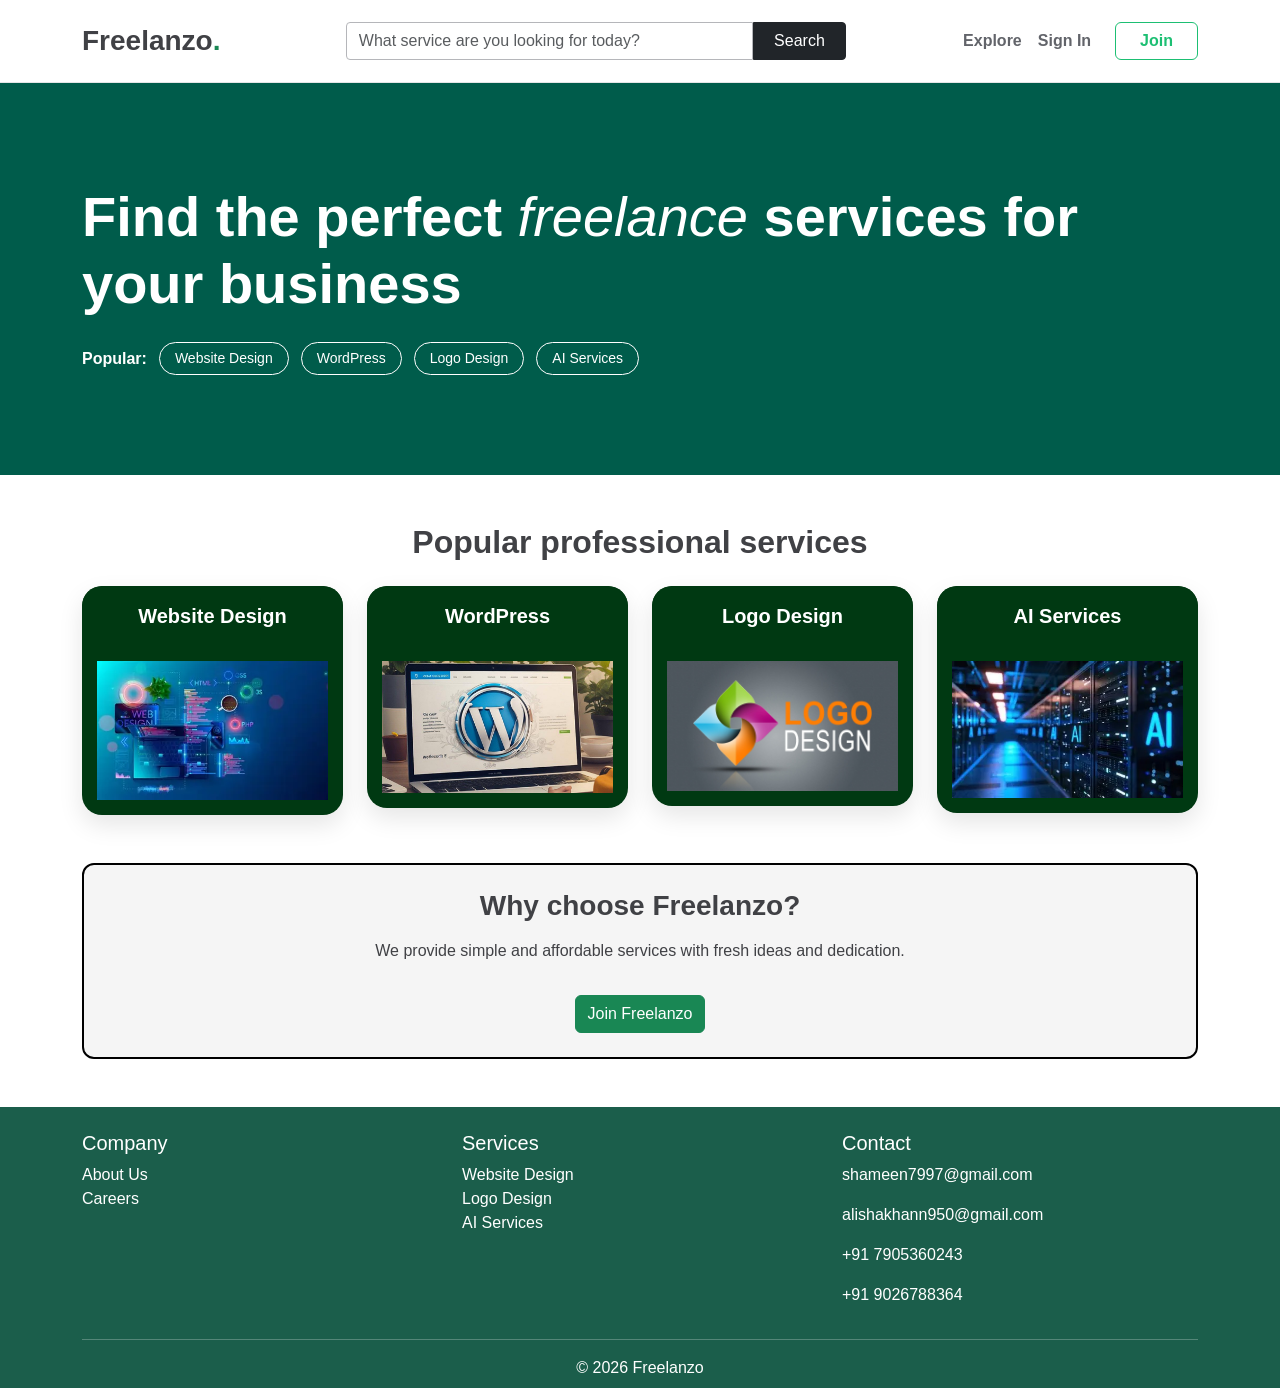
<file: index.html>
<!DOCTYPE html>
<html lang="en">
<head>
    <meta charset="UTF-8">
    <meta name="viewport" content="width=device-width, initial-scale=1.0">
    <title>Freelanzo | Freelance Services Marketplace</title>

    <link href="https://cdn.jsdelivr.net/npm/bootstrap@5.3.0/dist/css/bootstrap.min.css" rel="stylesheet">
    <link rel="stylesheet" href="style.css">
</head>

<body>

<nav class="navbar navbar-expand-lg sticky-top">
  <div class="container">
    <a class="navbar-brand fw-bold" href="#">Freelanzo<span class="text-success">.</span></a>
    
    <div class="search-container d-none d-lg-flex flex-grow-1 mx-4">
        <input class="form-control" type="search" placeholder="What service are you looking for today?">
        <button class="btn btn-dark">Search</button>
    </div>

    <button class="navbar-toggler" type="button" data-bs-toggle="collapse" data-bs-target="#navbarNav">
      <span class="navbar-toggler-icon"></span>
    </button>

    <div class="collapse navbar-collapse flex-grow-0" id="navbarNav">
      <ul class="navbar-nav align-items-center">
        <li class="nav-item"><a class="nav-link" href="jobs.html">Explore</a></li>
        <li class="nav-item"><a class="nav-link" href="login.html">Sign In</a></li>
        <li class="nav-item ms-lg-3"><a class="btn btn-outline-success fw-bold px-4" href="registration.html">Join</a></li>
      </ul>
    </div>
  </div>
</nav>

<div class="hero-fiverr">
    <div class="container text-start">
        <h1 class="fw-bold display-4">Find the perfect <i class="fw-normal">freelance</i> services for your business</h1>
        
        <div class="popular-tags">
            <span class="popular-label">Popular:</span>
            <a href="#" class="tag">Website Design</a>
            <a href="#" class="tag">WordPress</a>
            <a href="#" class="tag">Logo Design</a>
            <a href="#" class="tag">AI Services</a>
        </div>
    </div>
</div>

<div class="container my-5 text-center">
    <h2 class="fw-bold mb-4">Popular professional services</h2>
    <div class="row g-4">

        <div class="col-md-3">
            <div class="gig-card">
                <div class="card-header-custom">Website Design</div>
                <div class="card-body-custom">
                    <img src="image/website_design.png" class="img-fluid">
                </div>
            </div>
        </div>

        <div class="col-md-3">
            <div class="gig-card">
                <div class="card-header-custom">WordPress</div>
                <div class="card-body-custom">
                    <img src="image/wordpress.png" class="img-fluid">
                </div>
            </div>
        </div>

        <div class="col-md-3">
            <div class="gig-card">
                <div class="card-header-custom">Logo Design</div>
                <div class="card-body-custom">
                    <img src="image/logo_design.png" class="img-fluid">
                </div>
            </div>
        </div>

        <div class="col-md-3">
            <div class="gig-card">
                <div class="card-header-custom">AI Services</div>
                <div class="card-body-custom">
                    <img src="image/ai_service.png" class="img-fluid">
                </div>
            </div>
        </div>

    </div>
</div>

<!-- Why Section -->
<div class="container my-5">
  <div class="why-box p-4 text-center">
    <h3 class="fw-bold mb-3">Why choose Freelanzo?</h3>
    <p>We provide simple and affordable services with fresh ideas and dedication.</p>
    <a href="registration.html" class="btn btn-success mt-3">Join Freelanzo</a>
  </div>
</div>

<!-- CLEAN FOOTER -->
<footer style="background-color:#1b5e4b;" class="text-white pt-4 pb-2">
  <div class="container">
    <div class="row">

      <div class="col-md-4">
        <h5>Company</h5>
        <ul class="list-unstyled">
          <li><a href="aboutus.html" class="text-white text-decoration-none">About Us</a></li>
          <li><a href="careers.html" class="text-white text-decoration-none">Careers</a></li>
        </ul>
      </div>

      <div class="col-md-4">
        <h5>Services</h5>
        <ul class="list-unstyled">
          <li>Website Design</li>
          <li>Logo Design</li>
          <li>AI Services</li>
        </ul>
      </div>

     <div class="col-md-4">
  <h5>Contact</h5>

  <!-- Emails -->
  <p>
    <a href="mailto:shameen7997@gmail.com" class="text-white text-decoration-none">
      shameen7997@gmail.com
    </a>
  </p>

  <p>
    <a href="mailto:alishakhann950@gmail.com" class="text-white text-decoration-none">
      alishakhann950@gmail.com
    </a>
  </p>

  <!-- Contact Numbers -->
  <p>
    <a href="tel:7905360243" class="text-white text-decoration-none">
      +91 7905360243
    </a>
  </p>

  <p>
    <a href="tel:9026788364" class="text-white text-decoration-none">
      +91 9026788364
    </a>
  </p>
</div>

    </div>

    <hr class="bg-light">

    <p class="text-center mb-0">© 2026 Freelanzo</p>
  </div>
</footer>

<script src="https://cdn.jsdelivr.net/npm/bootstrap@5.3.0/dist/js/bootstrap.bundle.min.js"></script>

</body>
</html>
</file>
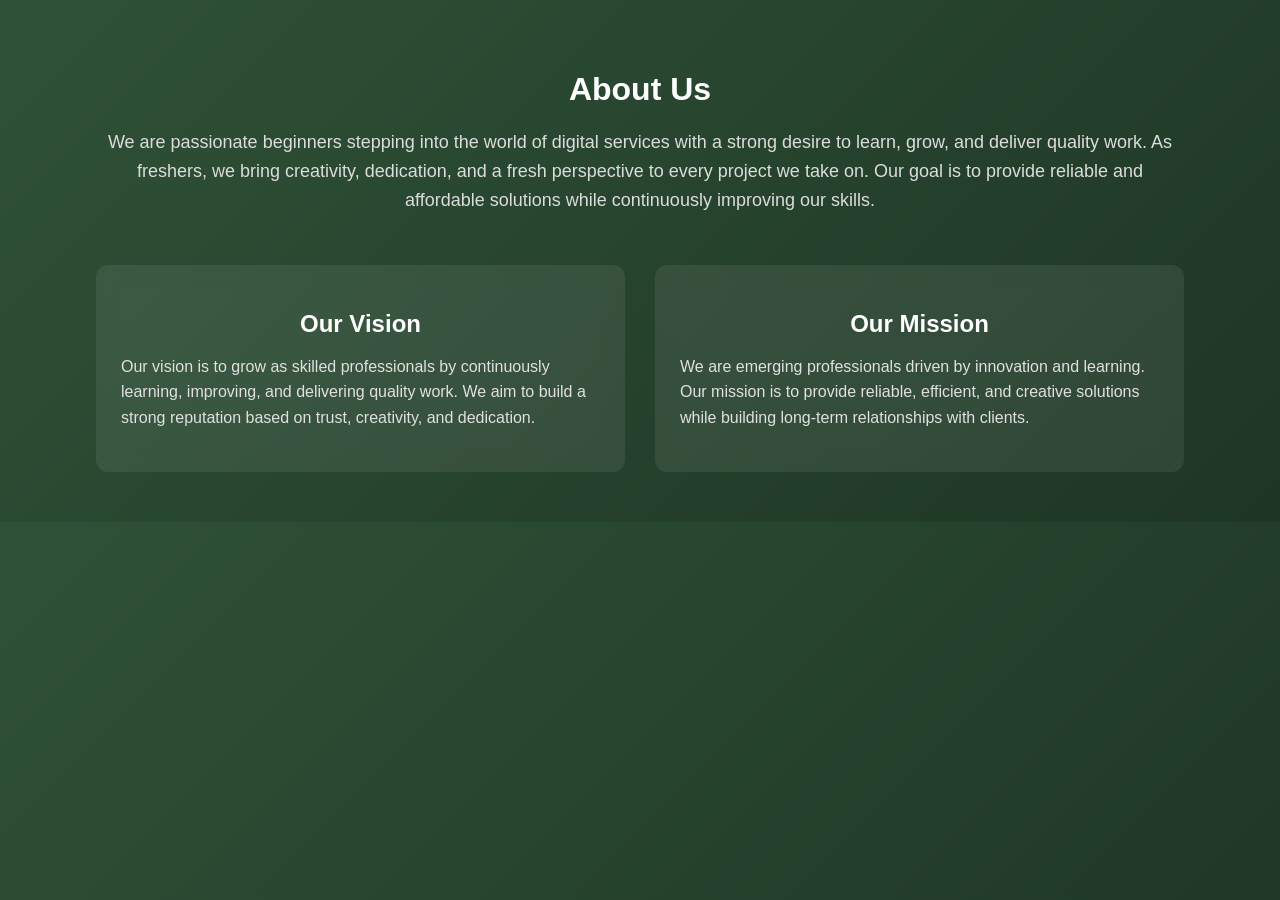
<file: aboutus.html>
<!DOCTYPE html>
<html lang="en">
<head>
    <meta charset="UTF-8">
    <meta name="viewport" content="width=device-width, initial-scale=1.0">
    <title>About Us</title>

    <style>
        body {
            margin: 0;
            font-family: Arial, sans-serif;
            background: linear-gradient(135deg, #2f5237, #1e3525);
            color: #fff;
        }

        .container {
            width: 85%;
            margin: auto;
            padding: 50px 0;
        }

        h1 {
            text-align: center;
            margin-bottom: 20px;
        }

        .intro {
            text-align: center;
            font-size: 18px;
            line-height: 1.6;
            margin-bottom: 50px;
            color: #dcdcdc;
        }

        .row {
            display: flex;
            gap: 30px;
            flex-wrap: wrap;
        }

        .box {
            flex: 1;
            background: rgba(255, 255, 255, 0.08);
            padding: 25px;
            border-radius: 12px;
            backdrop-filter: blur(10px);
            transition: 0.3s;
        }

        .box:hover {
            transform: translateY(-8px);
            background: rgba(255, 255, 255, 0.15);
        }

        .box h2 {
            text-align: center;
            margin-bottom: 15px;
        }

        .box p {
            font-size: 16px;
            line-height: 1.6;
            color: #e0e0e0;
        }

        @media (max-width: 768px) {
            .row {
                flex-direction: column;
            }
        }
    </style>
</head>

<body>

<div class="container">

    <h1>About Us</h1>

    <p class="intro">
        We are passionate beginners stepping into the world of digital services with a strong desire to learn, grow, and deliver quality work. 
        As freshers, we bring creativity, dedication, and a fresh perspective to every project we take on.
        Our goal is to provide reliable and affordable solutions while continuously improving our skills.
    </p>

    <div class="row">

        <div class="box">
            <h2>Our Vision</h2>
            <p>
                Our vision is to grow as skilled professionals by continuously learning, improving, and delivering quality work. 
                We aim to build a strong reputation based on trust, creativity, and dedication.
            </p>
        </div>

        <div class="box">
            <h2>Our Mission</h2>
            <p>
                We are emerging professionals driven by innovation and learning. 
                Our mission is to provide reliable, efficient, and creative solutions while building long-term relationships with clients.
            </p>
        </div>

    </div>

</div>

</body>
</html>
</file>
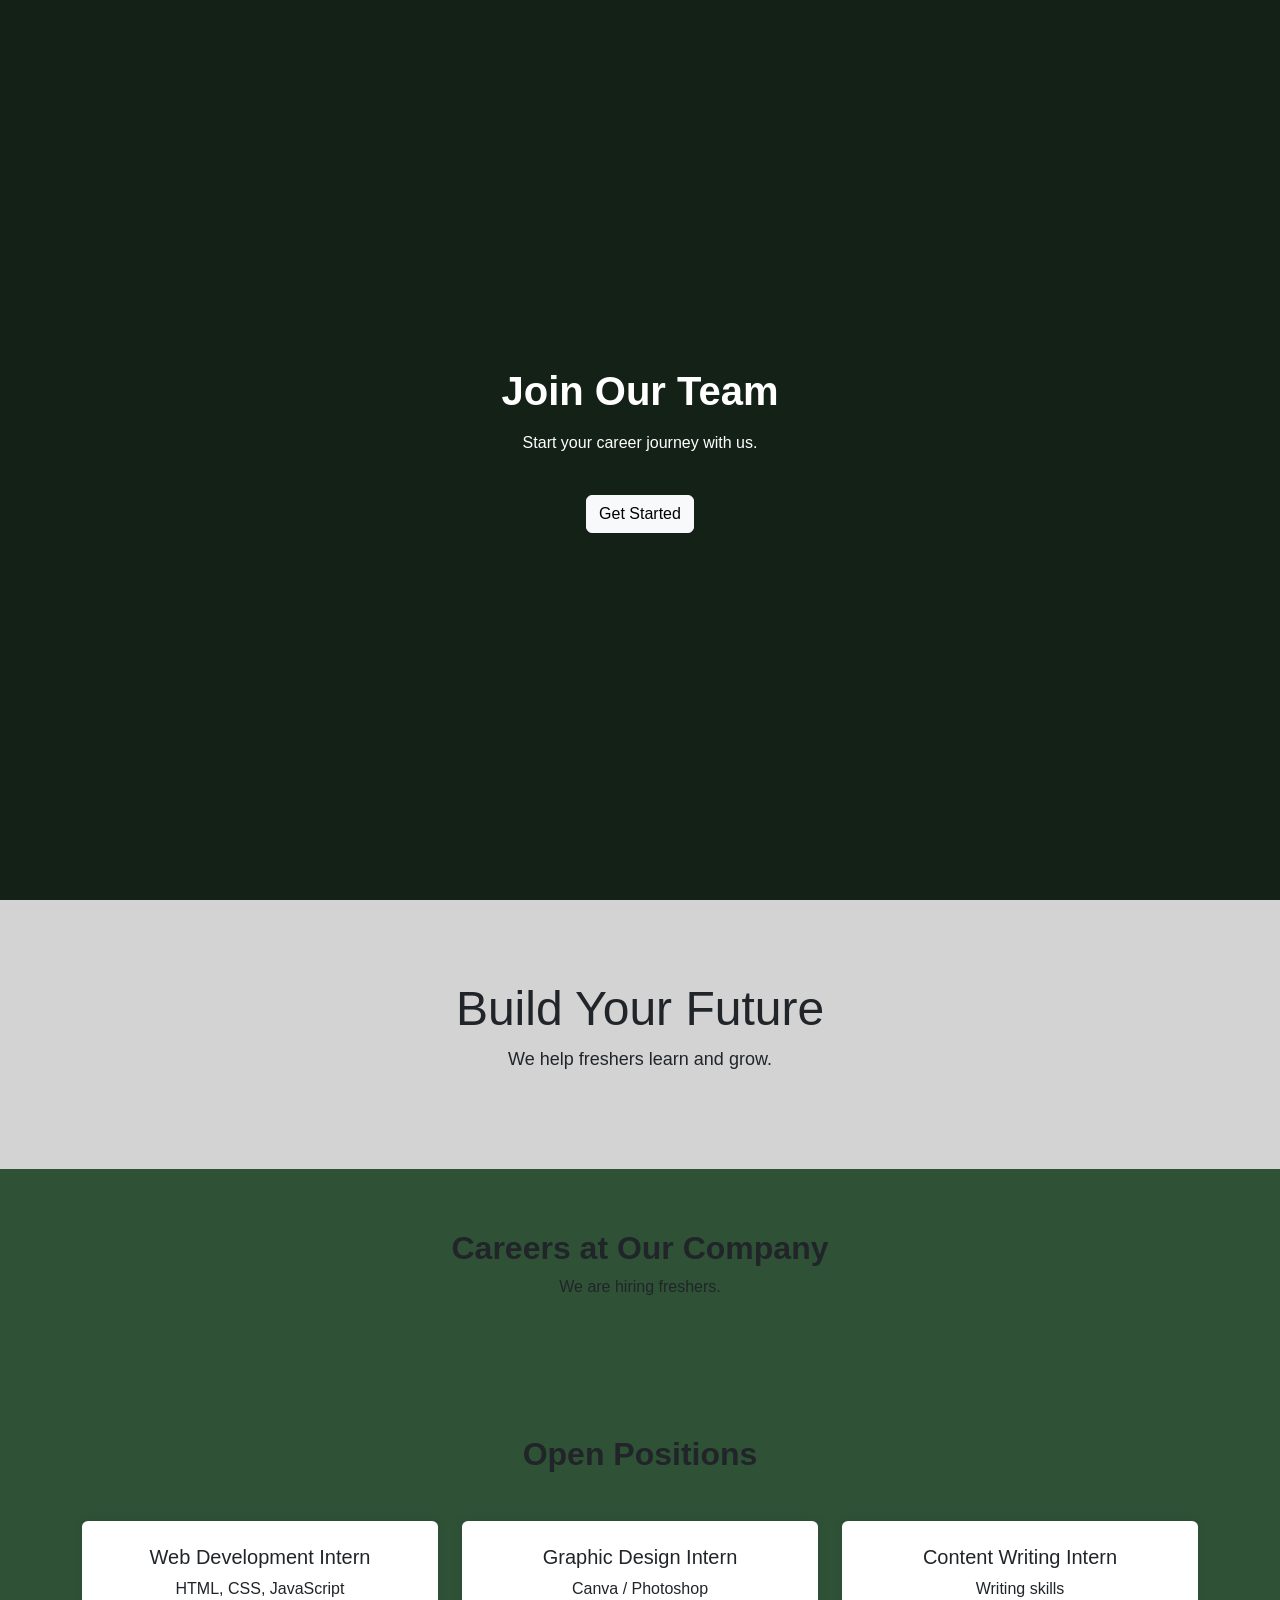
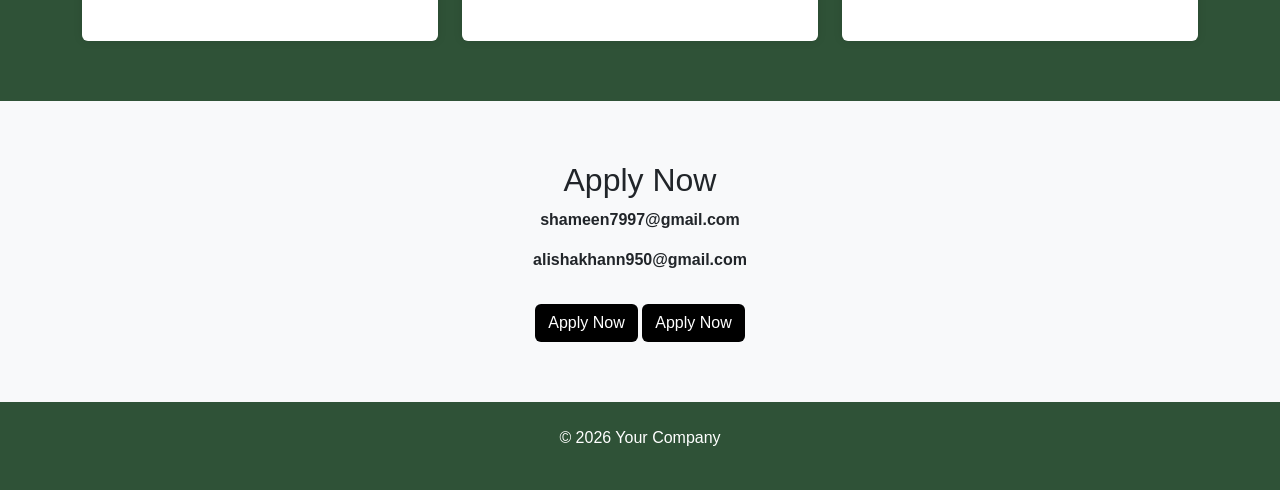
<file: careers.html>
<!DOCTYPE html>
<html lang="en">
<head>
<meta charset="UTF-8">
<meta name="viewport" content="width=device-width, initial-scale=1.0">
<title>Careers</title>

<!-- Bootstrap -->
<link href="https://cdn.jsdelivr.net/npm/bootstrap@5.3.0/dist/css/bootstrap.min.css" rel="stylesheet">

<style>
body {
    font-family: Arial, sans-serif;
    background-color: rgb(47, 82, 55);
}

/* HERO */
.hero {
    height: 100vh;
    color: #fff;
    display: flex;
    align-items: center;
    text-align: center;
    background: linear-gradient(rgba(0,0,0,0.6), rgba(0,0,0,0.6)),
                url('https://images.unsplash.com/photo-1521737604893-d14cc237f11d');
    background-size: cover;
    background-position: center;
}

/* SECTION */
.section {
    padding: 60px 0;
}

/* CARD */
.card {
    border: none;
    box-shadow: 0 0 10px rgba(0,0,0,0.1);
    height: 100%;
    text-align: center;
    cursor: pointer;
    transition: 0.3s;
}
.card:hover {
    transform: translateY(-10px);
}

/* BUTTON */
.btn-custom {
    background: #000;
    color: #fff;
}
.btn-custom:hover {
    background: #333;
}

/* JOIN */
.join-section {
    background-color: #d3d3d3;
    text-align: center;
    padding: 80px 20px;
}

.content h1 {
    font-size: 48px;
}
.content p {
    font-size: 18px;
}

/* RESPONSIVE */
@media (max-width:768px){
    .hero { height: 60vh; padding: 20px; }
    .hero h1 { font-size: 32px; }
    .hero p { font-size: 16px; }

    .content h1 { font-size: 28px; }
    .content p { font-size: 15px; }

    .section { padding: 40px 15px; }
    h2 { font-size: 24px; }
    .btn { width: 100%; }
}
</style>
</head>

<body>

<!-- HERO -->
<section class="hero">
    <div class="container">
        <h1 class="fw-bold">Join Our Team</h1>
        <p class="mt-3">Start your career journey with us.</p>
        <a href="#apply" class="btn btn-light mt-4">Get Started</a>
    </div>
</section>

<!-- JOIN -->
<section class="join-section">
    <div class="content">
        <h1>Build Your Future</h1>
        <p>We help freshers learn and grow.</p>
    </div>
</section>

<!-- INTRO -->
<section class="section">
    <div class="container text-center">
        <h2 class="fw-bold">Careers at Our Company</h2>
        <p>We are hiring freshers.</p>
    </div>
</section>

<!-- JOBS -->
<section class="section">
    <div class="container">
        <h2 class="fw-bold text-center mb-5">Open Positions</h2>

        <div class="row g-4">

            <!-- WEB -->
            <div class="col-12 col-md-4">
                <a href="web.html" style="text-decoration:none; color:black;">
                    <div class="card p-4">
                        <h5>Web Development Intern</h5>
                        <p>HTML, CSS, JavaScript</p>
                    </div>
                </a>
            </div>

            <!-- GRAPHIC -->
            <div class="col-12 col-md-4">
                <a href="graphic.html" style="text-decoration:none; color:black;">
                    <div class="card p-4">
                        <h5>Graphic Design Intern</h5>
                        <p>Canva / Photoshop</p>
                    </div>
                </a>
            </div>

            <!-- CONTENT -->
            <div class="col-12 col-md-4">
                <a href="content.html" style="text-decoration:none; color:black;">
                    <div class="card p-4">
                        <h5>Content Writing Intern</h5>
                        <p>Writing skills</p>
                    </div>
                </a>
            </div>

        </div>
    </div>
</section>

<!-- APPLY -->
<section id="apply" class="section bg-light text-center">
    <div class="container">
        <h2>Apply Now</h2>
        <p><b>shameen7997@gmail.com</b></p>
        <p><b>alishakhann950@gmail.com</b></p>


        <a href="mailto:shameen7997@gmail.com" class="btn btn-custom mt-3" onclick="showMsg()">
            Apply Now
        </a>
         <a href="mailto:alishakhann950@gmail.com" class="btn btn-custom mt-3" onclick="showMsg()">
            Apply Now
        </a>
    </div>
</section>

<!-- FOOTER -->
<footer class="text-center p-4 text-white">
    <p>© 2026 Your Company</p>
</footer>

<script>
function showMsg(){
    alert("Opening Email...");
}
</script>

</body>
</html>
</file>
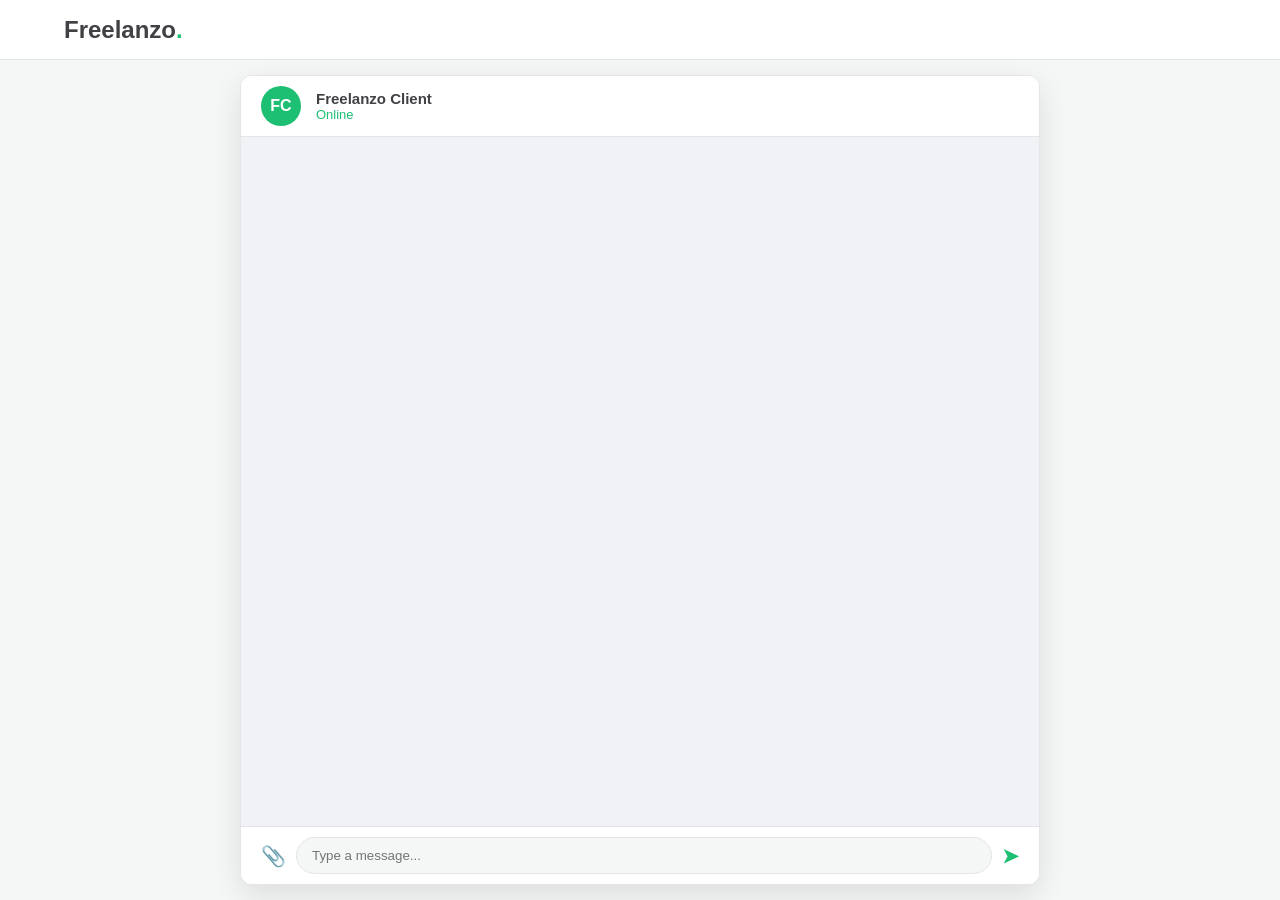
<file: chat.html>
<!DOCTYPE html>
<html lang="en">
<head>
    <meta charset="UTF-8">
    <meta name="viewport" content="width=device-width, initial-scale=1.0">
    <title>Chat | Freelanzo</title>
    <style>
        * { margin: 0; padding: 0; box-sizing: border-box; }
        body { background-color: #f4f7f6; font-family: 'Segoe UI', sans-serif; overflow: hidden; }
        .navbar { background: #fff; border-bottom: 1px solid #e4e5e7; padding: 15px 5%; display: flex; align-items: center; height: 60px; }
        .navbar-brand { color: #404145; font-weight: 900; font-size: 24px; text-decoration: none; }
        .chat-main-wrapper { height: calc(100vh - 60px); display: flex; align-items: center; justify-content: center; padding: 10px; }
        .chat-container { width: 100%; max-width: 800px; height: 90vh; background: #fff; display: flex; flex-direction: column; border-radius: 12px; overflow: hidden; box-shadow: 0 10px 30px rgba(0,0,0,0.1); border: 1px solid #e4e5e7; }
        .header { background-color: #ffffff; padding: 10px 20px; display: flex; align-items: center; color: #404145; gap: 15px; border-bottom: 1px solid #e4e5e7; }
        .avatar { width: 40px; height: 40px; background: #1dbf73; border-radius: 50%; display: flex; align-items: center; justify-content: center; color: white; font-weight: bold; }
        #status { font-size: 13px; color: #1dbf73; font-weight: 500; }
        #chatBox { flex: 1; overflow-y: auto; padding: 20px; display: flex; flex-direction: column; gap: 10px; background-color: #f0f2f5; }
        .bubble { max-width: 75%; padding: 10px 14px; font-size: 15px; border-radius: 15px; position: relative; line-height: 1.4; cursor: pointer; user-select: none; }
        .sent { background-color: #1dbf73; align-self: flex-end; color: white; border-bottom-right-radius: 2px; }
        .received { background-color: #ffffff; align-self: flex-start; color: #404145; border-bottom-left-radius: 2px; box-shadow: 0 1px 2px rgba(0,0,0,0.1); }
        .bubble img { max-width: 100%; border-radius: 8px; margin-top: 5px; display: block; }
        .info-row { display: flex; align-items: center; justify-content: flex-end; gap: 5px; margin-top: 4px; font-size: 10px; }
        .ticks { font-size: 12px; opacity: 0.8; display: none; }
        .sent .ticks { display: inline; }
        .read { color: #fff !important; font-weight: bold; }
        .edited-tag { font-size: 9px; opacity: 0.7; margin-right: 5px; font-style: italic; display: none; }
        .footer { background-color: #fff; padding: 10px 20px; display: flex; align-items: center; gap: 10px; border-top: 1px solid #e4e5e7; }
        .input-area { flex: 1; background-color: #f4f7f6; border-radius: 20px; padding: 10px 15px; color: #404145; border: 1px solid #e4e5e7; outline: none; }
        .btn-action { background: none; border: none; cursor: pointer; color: #62646a; font-size: 20px; }
        #sendBtn { color: #1dbf73; font-weight: bold; }
    </style>
</head>
<body>

<nav class="navbar">
    <a class="navbar-brand" href="index.html">Freelanzo<span style="color: #1dbf73;">.</span></a>
</nav>

<div class="chat-main-wrapper">
    <div class="chat-container">
        <div class="header">
            <div class="avatar">FC</div>
            <div>
                <div style="font-weight: 700; font-size: 15px;">Freelanzo Client</div>
                <div id="status">Online</div>
            </div>
        </div>
        <div id="chatBox"></div>
        <div class="footer">
            <label for="fileIn" class="btn-action">📎</label>
            <input type="file" id="fileIn" hidden accept="image/*">
            <input type="text" id="msgInput" class="input-area" placeholder="Type a message...">
            <button id="sendBtn" class="btn-action">➤</button>
        </div>
    </div>
</div>

<script>
    const chatBox = document.getElementById('chatBox');
    const msgInput = document.getElementById('msgInput');
    const sendBtn = document.getElementById('sendBtn');
    const statusText = document.getElementById('status');
    const fileIn = document.getElementById('fileIn');

    function addMessage(content, type, isImage = false) {
        const div = document.createElement('div');
        div.className = `bubble ${type}`;
        const time = new Date().toLocaleTimeString([], { hour: '2-digit', minute: '2-digit' });
        
        let body = isImage ? `<img src="${content}">` : `<span class="txt">${content}</span>`;
        div.innerHTML = `${body}<div class="info-row"><span class="edited-tag">edited</span><span class="time">${time}</span><span class="ticks">✓✓</span></div>`;
        
        div.ondblclick = () => { if(confirm("Delete this message?")) div.remove(); };
        
        div.oncontextmenu = (e) => {
            e.preventDefault();
            if(isImage || type === 'received') return;
            const span = div.querySelector('.txt');
            const newMsg = prompt("Edit your message:", span.innerText);
            if(newMsg && newMsg.trim() !== "") {
                span.innerText = newMsg;
                div.querySelector('.edited-tag').style.display = "inline";
            }
        };

        chatBox.appendChild(div);
        chatBox.scrollTop = chatBox.scrollHeight;
        return div;
    }

    sendBtn.onclick = () => {
        const text = msgInput.value.trim();
        if (text) {
            const myMsg = addMessage(text, 'sent');
            msgInput.value = "";
            setTimeout(() => { myMsg.querySelector('.ticks').classList.add('read'); }, 500);
            setTimeout(() => { 
                statusText.innerText = "Typing..."; 
                setTimeout(() => {
                    statusText.innerText = "Online";
                    addMessage("Okay, received!", "received");
                }, 1500);
            }, 1000);
        }
    };

    fileIn.onchange = (e) => {
        const file = e.target.files[0];
        if (file) {
            const reader = new FileReader();
            reader.onload = (ev) => addMessage(ev.target.result, 'sent', true);
            reader.readAsDataURL(file);
        }
    };

    msgInput.onkeydown = (e) => { if (e.key === 'Enter') sendBtn.click(); };
</script>
</body>
</html>
</file>
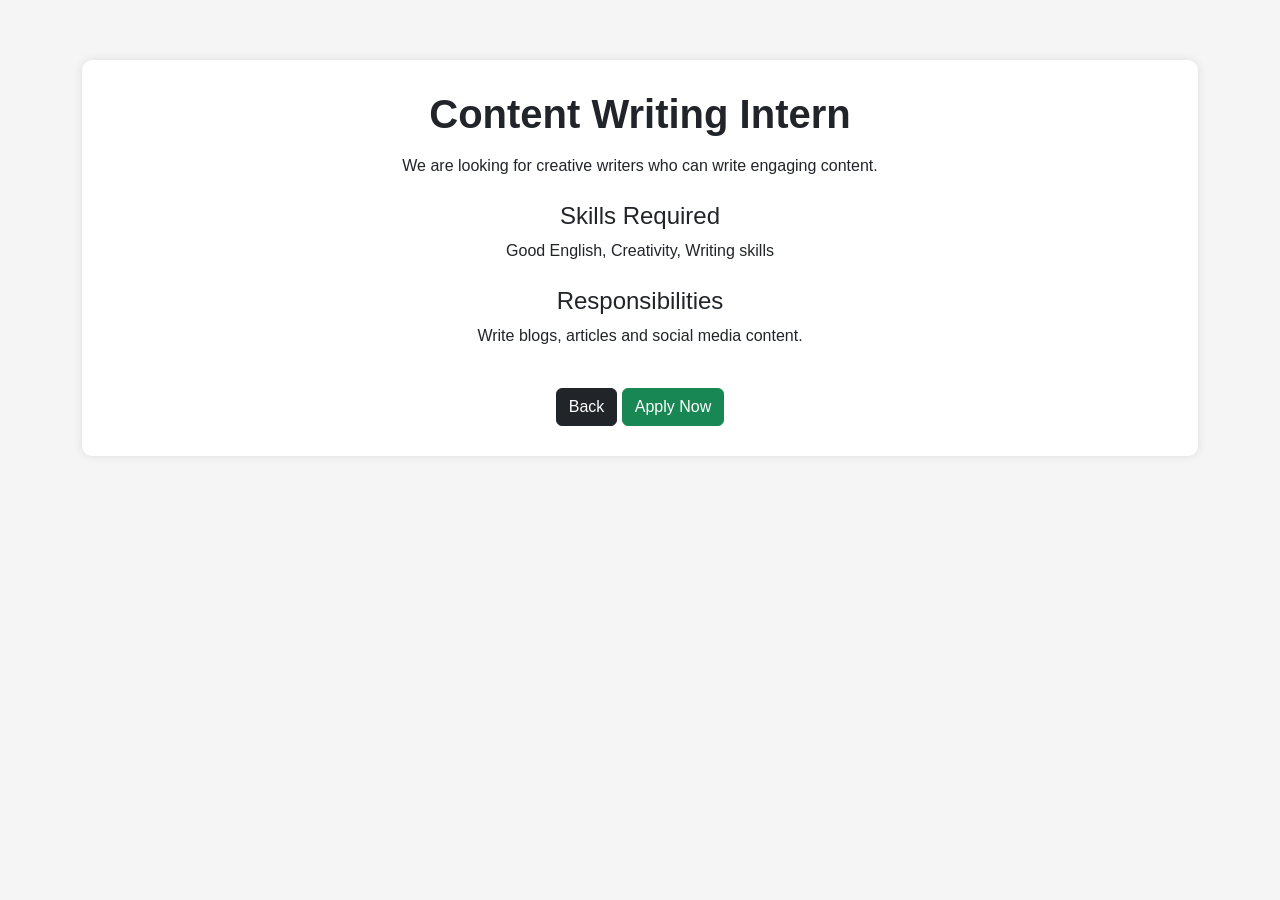
<file: content.html>
<!DOCTYPE html>
<html lang="en">
<head>
<meta charset="UTF-8">
<meta name="viewport" content="width=device-width, initial-scale=1.0">
<title>Content Writing Intern</title>

<link href="https://cdn.jsdelivr.net/npm/bootstrap@5.3.0/dist/css/bootstrap.min.css" rel="stylesheet">

<style>
body {
    font-family: Arial;
    background: #f5f5f5;
}

.section {
    padding: 60px 20px;
}

.box {
    background: #fff;
    padding: 30px;
    border-radius: 10px;
    box-shadow: 0 0 10px rgba(0,0,0,0.1);
}

h1 {
    font-weight: bold;
}

@media(max-width:768px){
    h1 { font-size: 28px; }
}
</style>
</head>

<body>

<section class="section text-center">
    <div class="container">
        <div class="box">
            <h1>Content Writing Intern</h1>
            <p class="mt-3">We are looking for creative writers who can write engaging content.</p>

            <h4 class="mt-4">Skills Required</h4>
            <p>Good English, Creativity, Writing skills</p>

            <h4 class="mt-4">Responsibilities</h4>
            <p>Write blogs, articles and social media content.</p>

            <a href="index.html" class="btn btn-dark mt-4">Back</a>
            <a href="mailto:shameen7997@gmail.com" class="btn btn-success mt-4">Apply Now</a>
            
        </div>
    </div>
</section>

</body>
</html>
</file>
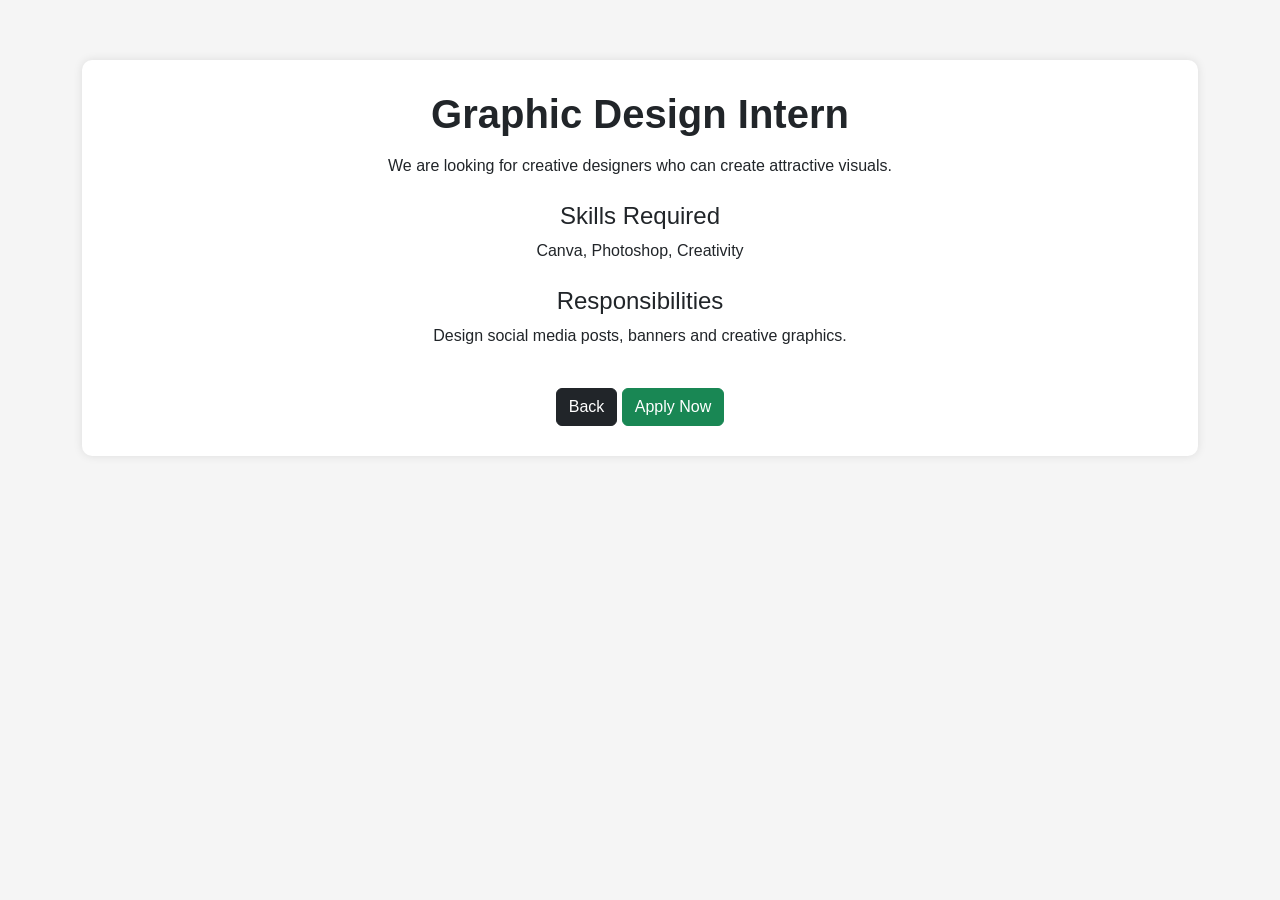
<file: graphic.html>
<!DOCTYPE html>
<html lang="en">
<head>
<meta charset="UTF-8">
<meta name="viewport" content="width=device-width, initial-scale=1.0">
<title>Graphic Design Intern</title>

<link href="https://cdn.jsdelivr.net/npm/bootstrap@5.3.0/dist/css/bootstrap.min.css" rel="stylesheet">

<style>
body {
    font-family: Arial;
    background: #f5f5f5;
}

.section {
    padding: 60px 20px;
}

.box {
    background: #fff;
    padding: 30px;
    border-radius: 10px;
    box-shadow: 0 0 10px rgba(0,0,0,0.1);
}

h1 {
    font-weight: bold;
}

@media(max-width:768px){
    h1 { font-size: 28px; }
}
</style>
</head>

<body>

<section class="section text-center">
    <div class="container">
        <div class="box">
            <h1>Graphic Design Intern</h1>
            <p class="mt-3">We are looking for creative designers who can create attractive visuals.</p>

            <h4 class="mt-4">Skills Required</h4>
            <p>Canva, Photoshop, Creativity</p>

            <h4 class="mt-4">Responsibilities</h4>
            <p>Design social media posts, banners and creative graphics.</p>

            <a href="index.html" class="btn btn-dark mt-4"> Back</a>
            <a href="mailto:shameen7997@gmail.com" class="btn btn-success mt-4">Apply Now</a>
            <!-- <a href="mailto:alishakhann950@gmail.com" class="btn btn-success mt-4">Apply Now</a> -->

        </div>
    </div>
</section>

</body>
</html>
</file>
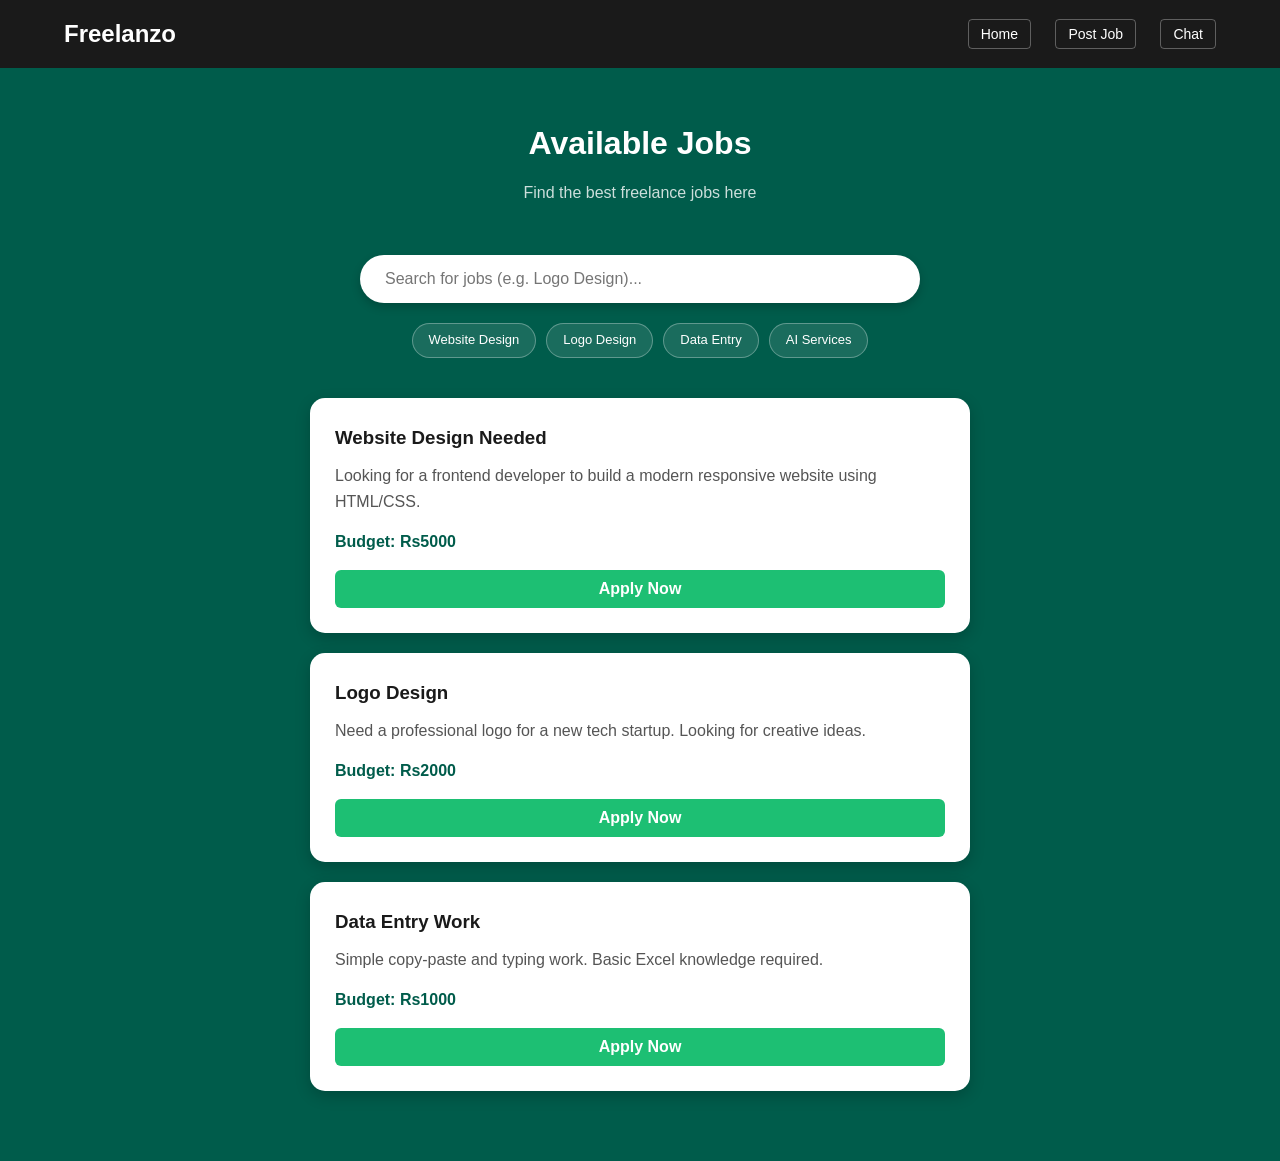
<file: jobs.html>
<!DOCTYPE html>
<html lang="en">
<head>
  <meta charset="UTF-8">
  <meta name="viewport" content="width=device-width, initial-scale=1.0">
  <title>Jobs - Freelanzo</title>
  <style>
    /* 1. Basic Setup */
    * { margin: 0; padding: 0; box-sizing: border-box; }
    body {
      background-color: #005C4B;
      color: white;
      font-family: 'Segoe UI', Arial, sans-serif;
      line-height: 1.6;
    }

    /* 2. Navbar */
    .navbar {
      background-color: #1a1a1a;
      padding: 15px 5%;
      display: flex;
      justify-content: space-between;
      align-items: center;
      position: sticky;
      top: 0;
      z-index: 1000;
    }
    .navbar-brand {
      font-size: 24px;
      font-weight: bold;
      color: white;
      text-decoration: none;
    }
    .nav-links a {
      color: white;
      text-decoration: none;
      margin-left: 20px;
      font-size: 14px;
      padding: 6px 12px;
      border: 1px solid rgba(255,255,255,0.3);
      border-radius: 4px;
    }
    .nav-links a:hover { background: white; color: #1a1a1a; }

    /* 3. Header Section */
    .header {
      text-align: center;
      padding: 50px 20px;
    }
    .header h2 { font-size: 32px; margin-bottom: 10px; }
    .header p { opacity: 0.8; }

    /* 4. Search and Tags */
    .search-section {
      max-width: 600px;
      margin: 0 auto 40px;
      padding: 0 20px;
    }
    .job-search {
      width: 100%;
      padding: 15px 25px;
      border-radius: 30px;
      border: none;
      font-size: 16px;
      box-shadow: 0 4px 10px rgba(0,0,0,0.2);
      outline: none;
    }
    .popular-tags {
      display: flex;
      justify-content: center;
      gap: 10px;
      margin-top: 20px;
      flex-wrap: wrap;
    }
    .tag {
      background: rgba(255,255,255,0.1);
      border: 1px solid rgba(255,255,255,0.3);
      padding: 6px 16px;
      border-radius: 20px;
      cursor: pointer;
      font-size: 13px;
      transition: 0.3s;
    }
    .tag:hover { background: white; color: #005C4B; }

    /* 5. Job Cards */
    .jobs-container {
      max-width: 700px;
      margin: 0 auto;
      padding: 0 20px 50px;
    }
    .job-card {
      background: white;
      color: #333;
      padding: 25px;
      margin-bottom: 20px;
      border-radius: 15px;
      box-shadow: 0 5px 15px rgba(0,0,0,0.2);
    }
    .job-card h3 { color: #1a1a1a; margin-bottom: 10px; }
    .job-card p { color: #555; margin-bottom: 15px; }
    .budget { font-weight: bold; color: #005C4B; display: block; margin-bottom: 15px; }
    .apply-btn {
      background-color: #1dbf73; 
      color: white;
      border: none;
      padding: 10px 25px;
      border-radius: 6px;
      font-weight: bold;
      cursor: pointer;
      width: 100%;
      font-size: 16px;
    }
    .apply-btn:hover { background-color: #19a463; }
  </style>
</head>
<body>

<nav class="navbar">
    <a href="index.html" class="navbar-brand">Freelanzo</a>
    <div class="nav-links">
      <a href="index.html">Home</a>
      <a href="post.html">Post Job</a>
      <a href="chat.html">Chat</a>
    </div>
</nav>

<div class="header">
  <h2>Available Jobs</h2>
  <p>Find the best freelance jobs here </p>
</div>

<div class="search-section">
  <input type="text" id="jobSearch" class="job-search" placeholder="Search for jobs (e.g. Logo Design)...">
  <div class="popular-tags">
      <span class="tag" onclick="filterByTag('Website Design')">Website Design</span>
      <span class="tag" onclick="filterByTag('Logo Design')">Logo Design</span>
      <span class="tag" onclick="filterByTag('Data Entry')">Data Entry</span>
      <span class="tag" onclick="filterByTag('AI Services')">AI Services</span>
  </div>
</div>

<div class="jobs-container" id="jobList">
  <div class="job-card">
    <h3>Website Design Needed</h3>
    <p>Looking for a frontend developer to build a modern responsive website using HTML/CSS.</p>
    <span class="budget">Budget: Rs5000</span>
    <button class="apply-btn">Apply Now</button>
  </div>

  <div class="job-card">
    <h3>Logo Design</h3>
    <p>Need a professional logo for a new tech startup. Looking for creative ideas.</p>
    <span class="budget">Budget: Rs2000</span>
    <button class="apply-btn">Apply Now</button>
  </div>

  <div class="job-card">
    <h3>Data Entry Work</h3>
    <p>Simple copy-paste and typing work. Basic Excel knowledge required.</p>
    <span class="budget">Budget: Rs1000</span>
    <button class="apply-btn">Apply Now</button>
  </div>
</div>

<script>
    const searchInput = document.getElementById('jobSearch');
    const cards = document.querySelectorAll('.job-card');

    searchInput.addEventListener('input', (e) => {
        filterContent(e.target.value.toLowerCase());
    });

    function filterByTag(tagName) {
        searchInput.value = tagName;
        filterContent(tagName.toLowerCase());
    }

    function filterContent(text) {
        cards.forEach(card => {
            const title = card.querySelector('h3').innerText.toLowerCase();
            const desc = card.querySelector('p').innerText.toLowerCase();
            if (title.includes(text) || desc.includes(text)) {
                card.style.display = "block";
            } else {
                card.style.display = "none";
            }
        });
    }
</script>

</body>
</html>
</file>
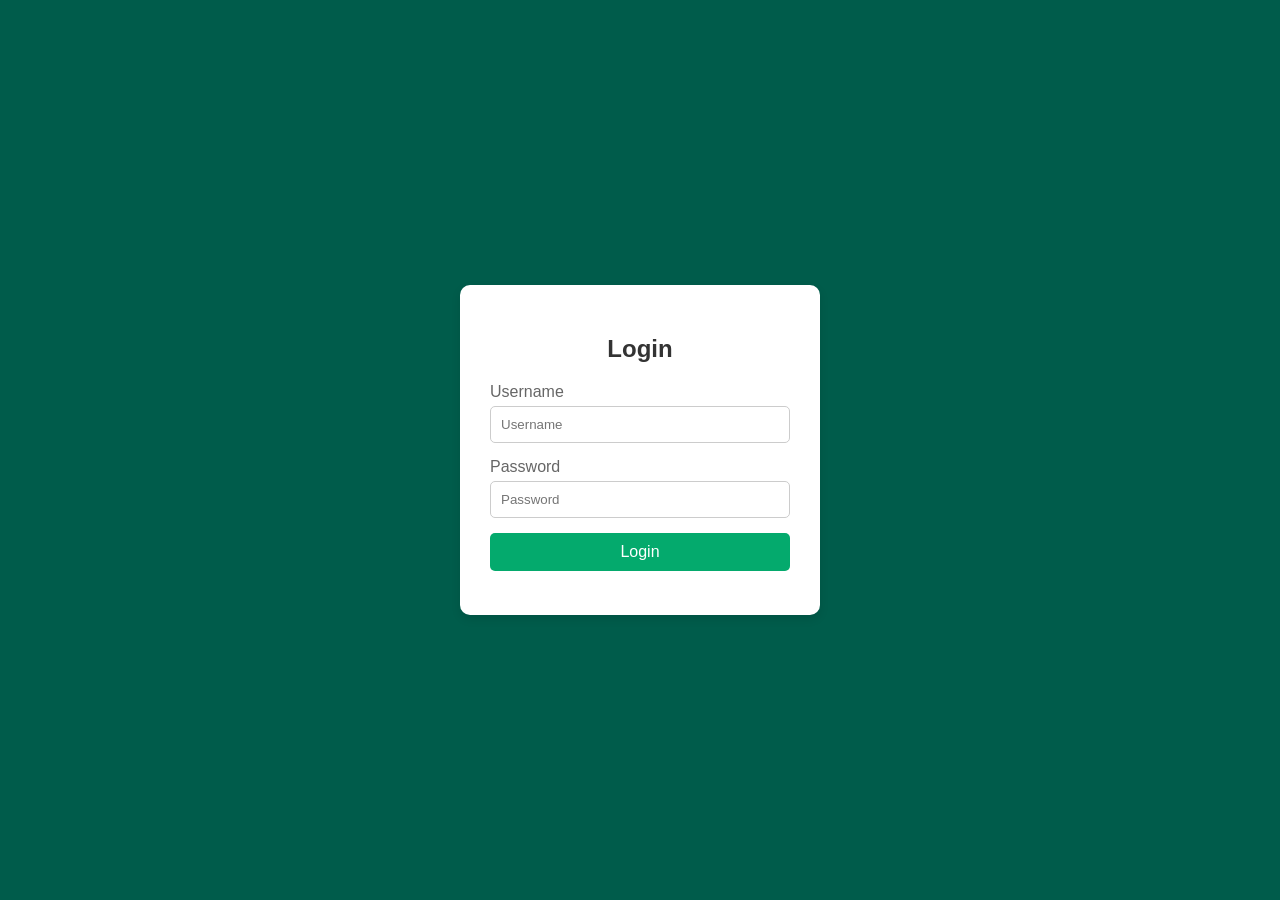
<file: login.html>
<!DOCTYPE html>
<html lang="en">
<head>
    <meta charset="UTF-8">
    <meta name="viewport" content="width=device-width, initial-scale=1.0">
    <title>Login Page</title>
    <link rel="stylesheet" href="login.css">
</head>
<body>
    <div class="login-container">
        <form id="loginForm">
            <h2>Login</h2>
            <div class="input-group">
                <label for="username">Username</label>
                <input type="text" id="username" placeholder="Username " required>
            </div>
            <div class="input-group">
                <label for="password">Password</label>
                <input type="password" id="password" placeholder="Password " required>
            </div>
            <button type="submit" class="login-btn">Login</button>
            <p id="message"></p>
        </form>
    </div>
    <script src="login.js"></script>
</body>
</html>
</file>
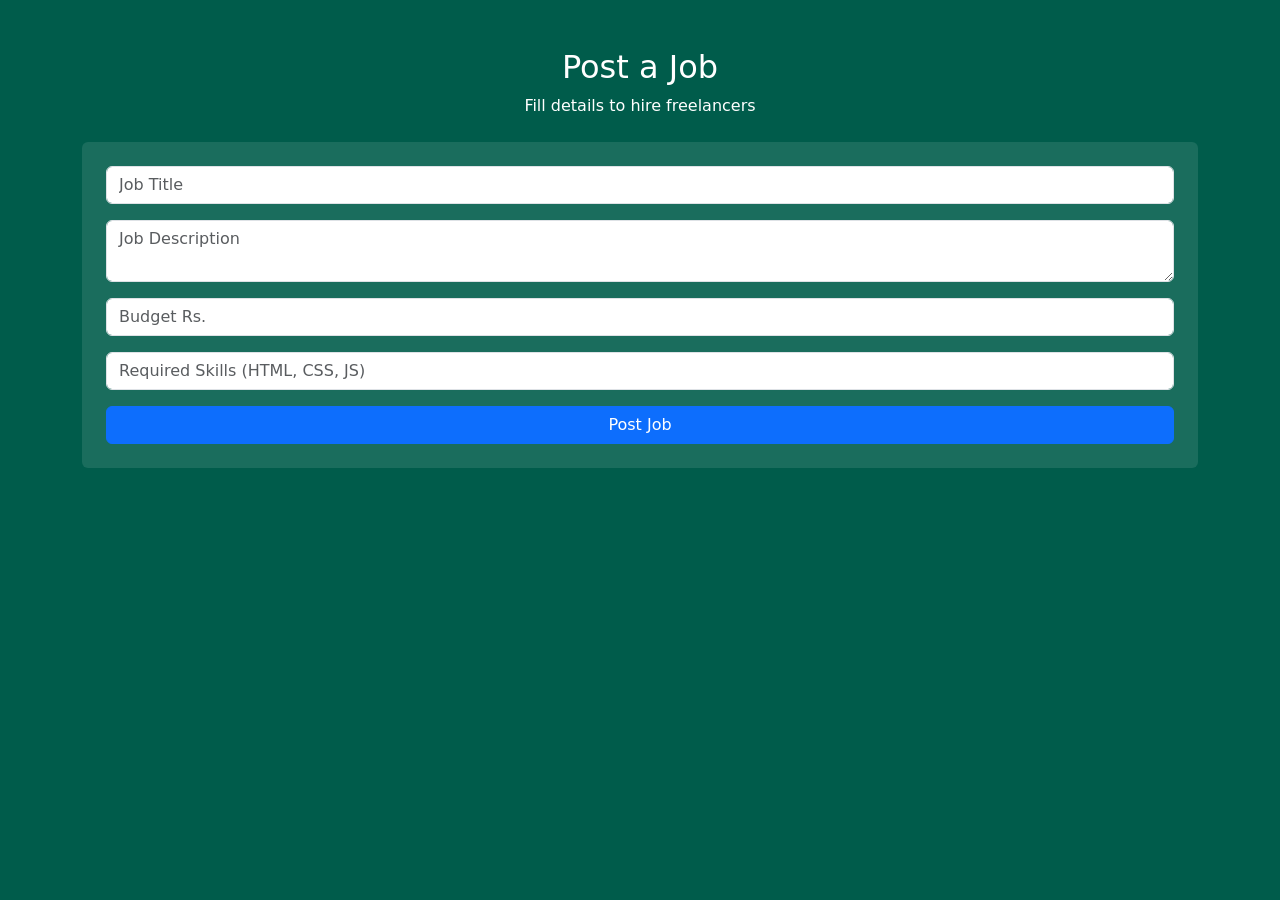
<file: post.html>
<!DOCTYPE html>
<html lang="en">
<head>
  <meta charset="UTF-8">
  <title>Post Job - Freelanzo</title>

  <!-- Bootstrap -->
  <link href="https://cdn.jsdelivr.net/npm/bootstrap@5.3.0/dist/css/bootstrap.min.css" rel="stylesheet">
</head>

<!-- Yahan background color change kiya gaya hai aur text ko white kiya hai readability ke liye -->
<body class="container mt-5" style="background-color: #005C4B; color: white;">

<!-- Heading -->
<h2 class="text-center">Post a Job</h2>
<p class="text-center">Fill details to hire freelancers</p>

<!-- Form -->
<form id="jobForm" class="mt-4 p-4 rounded" style="background: rgba(255,255,255,0.1);">

  <!-- Title -->
  <input type="text" id="title" placeholder="Job Title" class="form-control mb-3" required>

  <!-- Description -->
  <textarea id="description" placeholder="Job Description" class="form-control mb-3" required></textarea>

  <!-- Budget -->
  <input type="number" id="budget" placeholder="Budget Rs." class="form-control mb-3" required>

  <!-- Skills -->
  <input type="text" id="skills" placeholder="Required Skills (HTML, CSS, JS)" class="form-control mb-3">

  <!-- Submit -->
  <button class="btn btn-primary w-100">Post Job</button>

</form>

<!-- JS -->
<script src="script.js"></script>

</body>
</html>
</file>
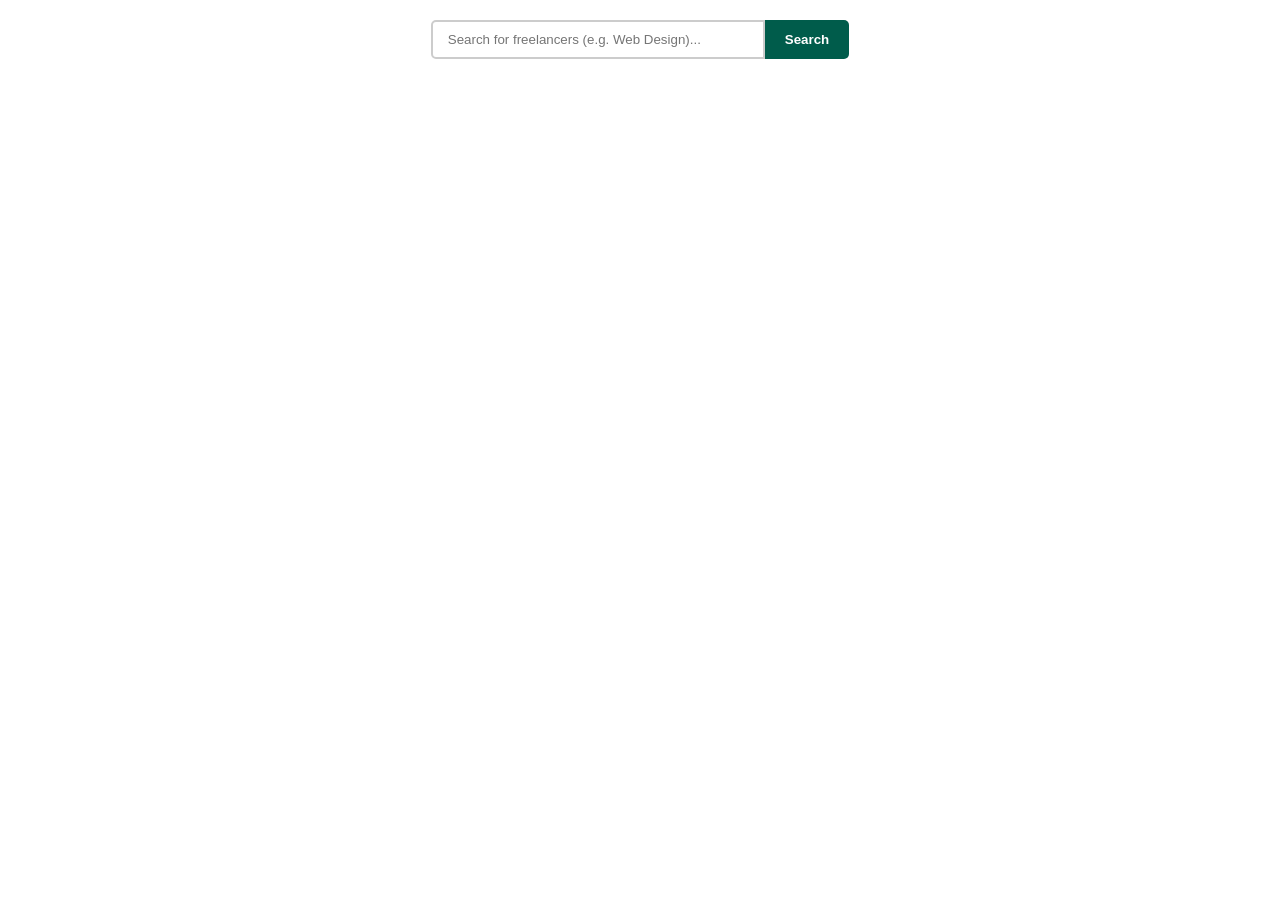
<file: search.html>
<!DOCTYPE html>
<html lang="en">
<head>
    <meta charset="UTF-8">
    <meta name="viewport" content="width=device-width, initial-scale=1.0">
    <title>Freelanzo - Search</title>
    <!-- CSS Link yahan hai -->
    <link rel="stylesheet" href="search.css">
</head>
<body>

    <!-- SEARCH BAR SECTION -->
    <div class="search-container">
        <!-- Input field for searching -->
        <input type="text" class="search-input" placeholder="Search for freelancers (e.g. Web Design)...">
        <!-- Search Button -->
        <button id="searchBtn">Search</button>
    </div>

    <!-- JS Link sabse niche taaki HTML pehle load ho -->
    <script src="search.js"></script>
</body>
</html>
</file>
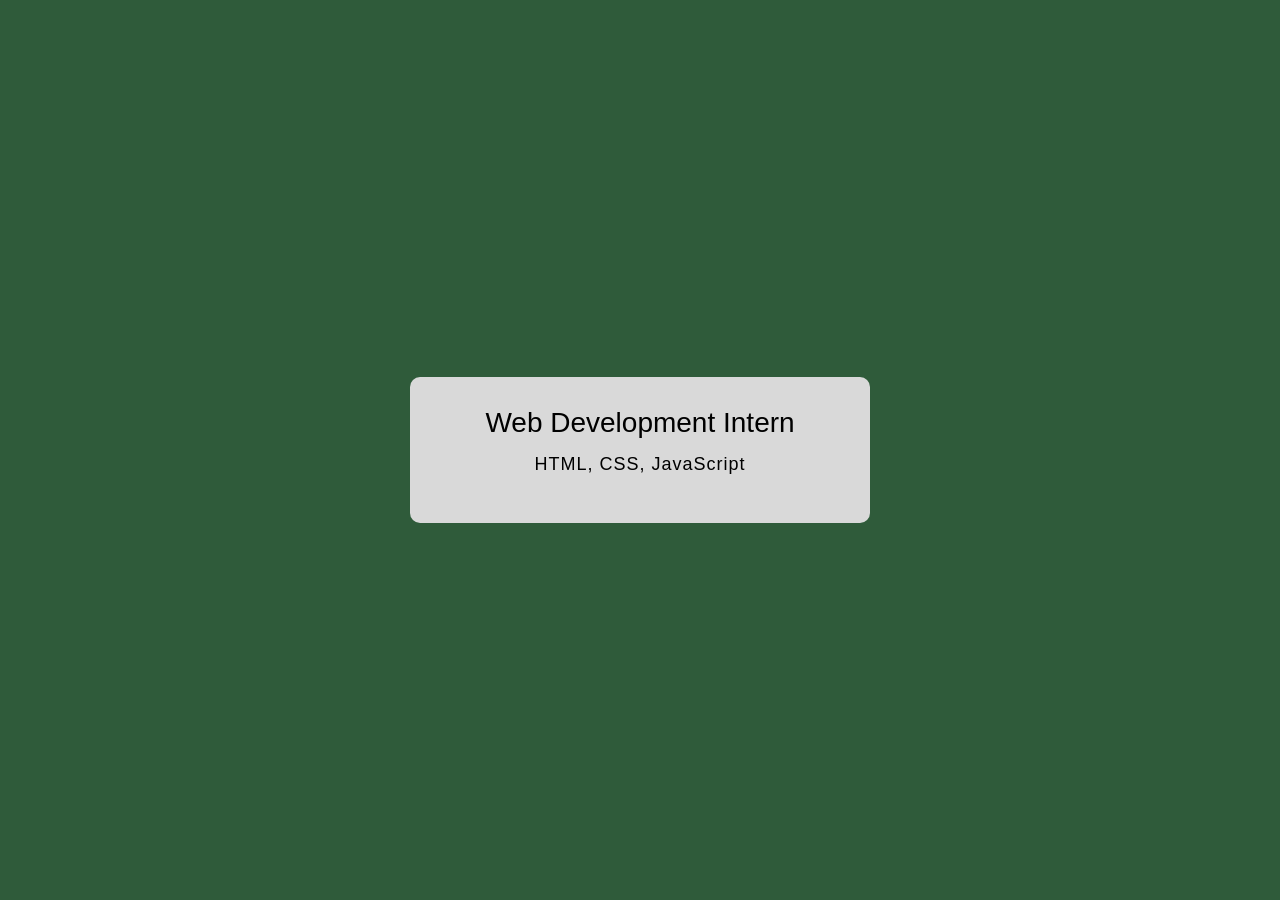
<file: web.html>
<!DOCTYPE html>
<html lang="en">
<head>
<meta charset="UTF-8">
<meta name="viewport" content="width=device-width, initial-scale=1.0">
<title>Web Development Card</title>

<style>
/* BODY */
body {
    margin: 0;
    padding: 0;
    background-color: #2f5b3a;
    font-family: Arial, sans-serif;

    display: flex;
    justify-content: center;
    align-items: center;
    height: 100vh;
}

/* CARD */
.card {
    background-color: #d9d9d9;
    padding: 30px 20px;
    border-radius: 10px;
    width: 420px;
    text-align: center;
    cursor: pointer;
    transition: 0.3s;
}

/* HOVER */
.card:hover {
    transform: translateY(-8px);
    box-shadow: 0 10px 20px rgba(0,0,0,0.2);
}

/* TITLE */
.card h2 {
    margin: 0;
    font-size: 28px;
    font-weight: 500;
}

/* TEXT */
.card p {
    margin-top: 15px;
    font-size: 18px;
    letter-spacing: 1px;
}

/* MOBILE RESPONSIVE */
@media (max-width: 500px) {
    .card {
        width: 90%;
        padding: 20px;
    }

    .card h2 {
        font-size: 22px;
    }

    .card p {
        font-size: 16px;
    }
}
</style>

</head>

<body>

<!-- CLICKABLE CARD -->
<a href="web.html" style="text-decoration: none; color: black;">
    <div class="card">
        <h2>Web Development Intern</h2>
        <p>HTML, CSS, JavaScript</p>
    </div>
</a>

</body>
</html>
</file>
<file: style.css>
body {
    background-color: #ffffff;
    font-family: 'Macan', 'Helvetica Neue', Helvetica, Arial, sans-serif;
    color: #404145;
}

.navbar {
    background: #fff !important;
    border-bottom: 1px solid #e4e5e7;
    padding: 15px 0;
}

.navbar-brand {
    color: #404145 !important;
    font-size: 28px;
}

.search-container {
    max-width: 500px;
}

.search-container input {
    border-radius: 4px 0 0 4px;
    border: 1px solid #b5b6ba;
}

.search-container button {
    border-radius: 0 4px 4px 0;
    padding: 0 20px;
}

.nav-link {
    color: #62646a !important;
    font-weight: 600;
}

.btn-outline-success {
    border-color: #1dbf73;
    color: #1dbf73;
}

.btn-outline-success:hover {
    background: #1dbf73;
    border-color: #1dbf73;
    color: white;
}

.hero-fiverr {
    background-color: #005C4B;
    padding: 100px 0;
    color: white;
}

.popular-tags {
    display: flex;
    align-items: center;
    gap: 12px;
    margin-top: 25px;
    flex-wrap: wrap;
}

.popular-label {
    font-weight: 700;
    color: white;
    font-size: 16px;
}

.tag {
    color: white;
    text-decoration: none;
    border: 1px solid white;
    padding: 5px 15px;
    border-radius: 50px;
    font-size: 14px;
    transition: 0.3s;
}

.tag:hover {
    background: white;
    color: #005C4B;
}
.gig-images {
    height: 200px;
    width: 230px;
    border-radius: 20px;
}
.gig-card {
    border-radius: 20px;
    overflow: hidden;
    background-color: #003912;
    box-shadow: 0 10px 25px rgba(0,0,0,0.1);
}

/* Top Green Section */
.card-header-custom {
    background-color: #003912;
    color: white;
    font-weight: bold;
    font-size: 20px;
    padding: 15px;
    border-top-left-radius: 20px;
    border-top-right-radius: 20px;
}

/* Image Section */
.card-body-custom {
    padding: 15px;
}
.avatar {
    width: 24px;
    height: 24px;
    background: #74767e;
    color: white;
    border-radius: 50%;
    font-size: 10px;
    display: flex;
    align-items: center;
    justify-content: center;
}

.gig-text {
    font-size: 16px;
    height: 48px;
    overflow: hidden;
    margin-bottom: 5px;
}

/* .footer-fiverr {
    margin-top: 100px;
} */
 .footer {
  background-color: #0d5c4d;
  color: #fff;
  padding: 60px 0 20px;
}

.footer h5 {
  margin-bottom: 15px;
}

.footer ul {
  list-style: none;
  padding: 0;
}

.footer ul li {
  margin-bottom: 10px;
}

.footer ul li a {
  color: #dcdcdc;
  text-decoration: none;
  transition: 0.3s;
}

.footer ul li a:hover {
  color: #00ffcc;
}

.footer-bottom {
  border-top: 1px solid #ccc;
  padding-top: 15px;
  display: flex;
  justify-content: space-between;
  align-items: center;
  flex-wrap: wrap;
}

.footer-bottom p {
  margin: 0;
  font-size: 14px;
}

.socials a {
  color: #fff;
  margin-left: 10px;
  font-size: 16px;
  transition: 0.3s;
}

.socials a:hover {
  color: #00ffcc;
}

/* Responsive */
@media (max-width: 768px) {
  .footer .col-md-3 {
    margin-bottom: 20px;
  }

  .footer-bottom {
    flex-direction: column;
    gap: 10px;
    text-align: center;
  }
}
/* Why Section */
.why-box {
  background: #f3f7f5;
  border-radius: 12px;
}

.feature-box {
  display: flex;
  gap: 10px;
  align-items: start;
}

.feature-box i {
  font-size: 24px;
  color: #0d6b4f;
}

.feature-box h6 {
  margin: 0;
  font-weight: 600;
}

.feature-box p {
  font-size: 13px;
  margin: 0;
  color: #555;
}


/* Stats Section */
.stats-section {
  background: linear-gradient(135deg, #0d6b4f, #0a4f3a);
}

.stats-section h2 {
  font-weight: bold;
}

/* Testimonial */
.testimonial-box {
  background: white;
  color: black;
  padding: 20px;
  border-radius: 12px;
  max-width: 400px;
}

.stars {
  color: orange;
}
.why-box {
    border: 2px solid black;
    background: whitesmoke;
    border-radius: 12px;
}
</file>
<file: login.css>
body {
    font-family: Arial, sans-serif;
    background-color: #005C4B;
    display: flex;
    justify-content: center;
    align-items: center;
    height: 100vh;
    margin: 0;
}

.login-container {
    background: white;
    padding: 30px;
    border-radius: 10px;
    box-shadow: 0px 4px 10px rgba(0, 0, 0, 0.1);
    width: 300px;
}

h2 { text-align: center; color: #333; }

.input-group { margin-bottom: 15px; }

.input-group label { display: block; margin-bottom: 5px; color: #666; }

.input-group input {
    width: 100%;
    padding: 10px;
    border: 1px solid #ccc;
    border-radius: 5px;
    box-sizing: border-box; /* padding ko width ke andar rakhne ke liye */
}

.login-btn {
    width: 100%;
    padding: 10px;
    background-color: #04AA6D;
    color: white;
    border: none;
    border-radius: 5px;
    cursor: pointer;
    font-size: 16px;
}

.login-btn:hover { background-color: #038d5a; }

#message { text-align: center; margin-top: 10px; font-size: 14px; }
</file>
<file: search.css>
.search-container {
    display: flex;
    justify-content: center;
    margin: 20px 0;
}

.search-input {
    width: 300px;
    padding: 10px 15px;
    border: 2px solid #ccc;
    border-radius: 5px 0 0 5px; /* Left side se round */
    outline: none;
    transition: 0.3s;
}

.search-input:focus {
    border-color: #005C4B; /* Green glow jab user click kare */
}

#searchBtn {
    width: auto; /* Buttons poori width na le */
    padding: 10px 20px;
    background-color: #005C4B;
    color: white;
    border: none;
    border-radius: 0 5px 5px 0; /* Right side se round */
    cursor: pointer;
    font-weight: bold;
}

#searchBtn:hover {
    background-color: #004a3d;
}
</file>
